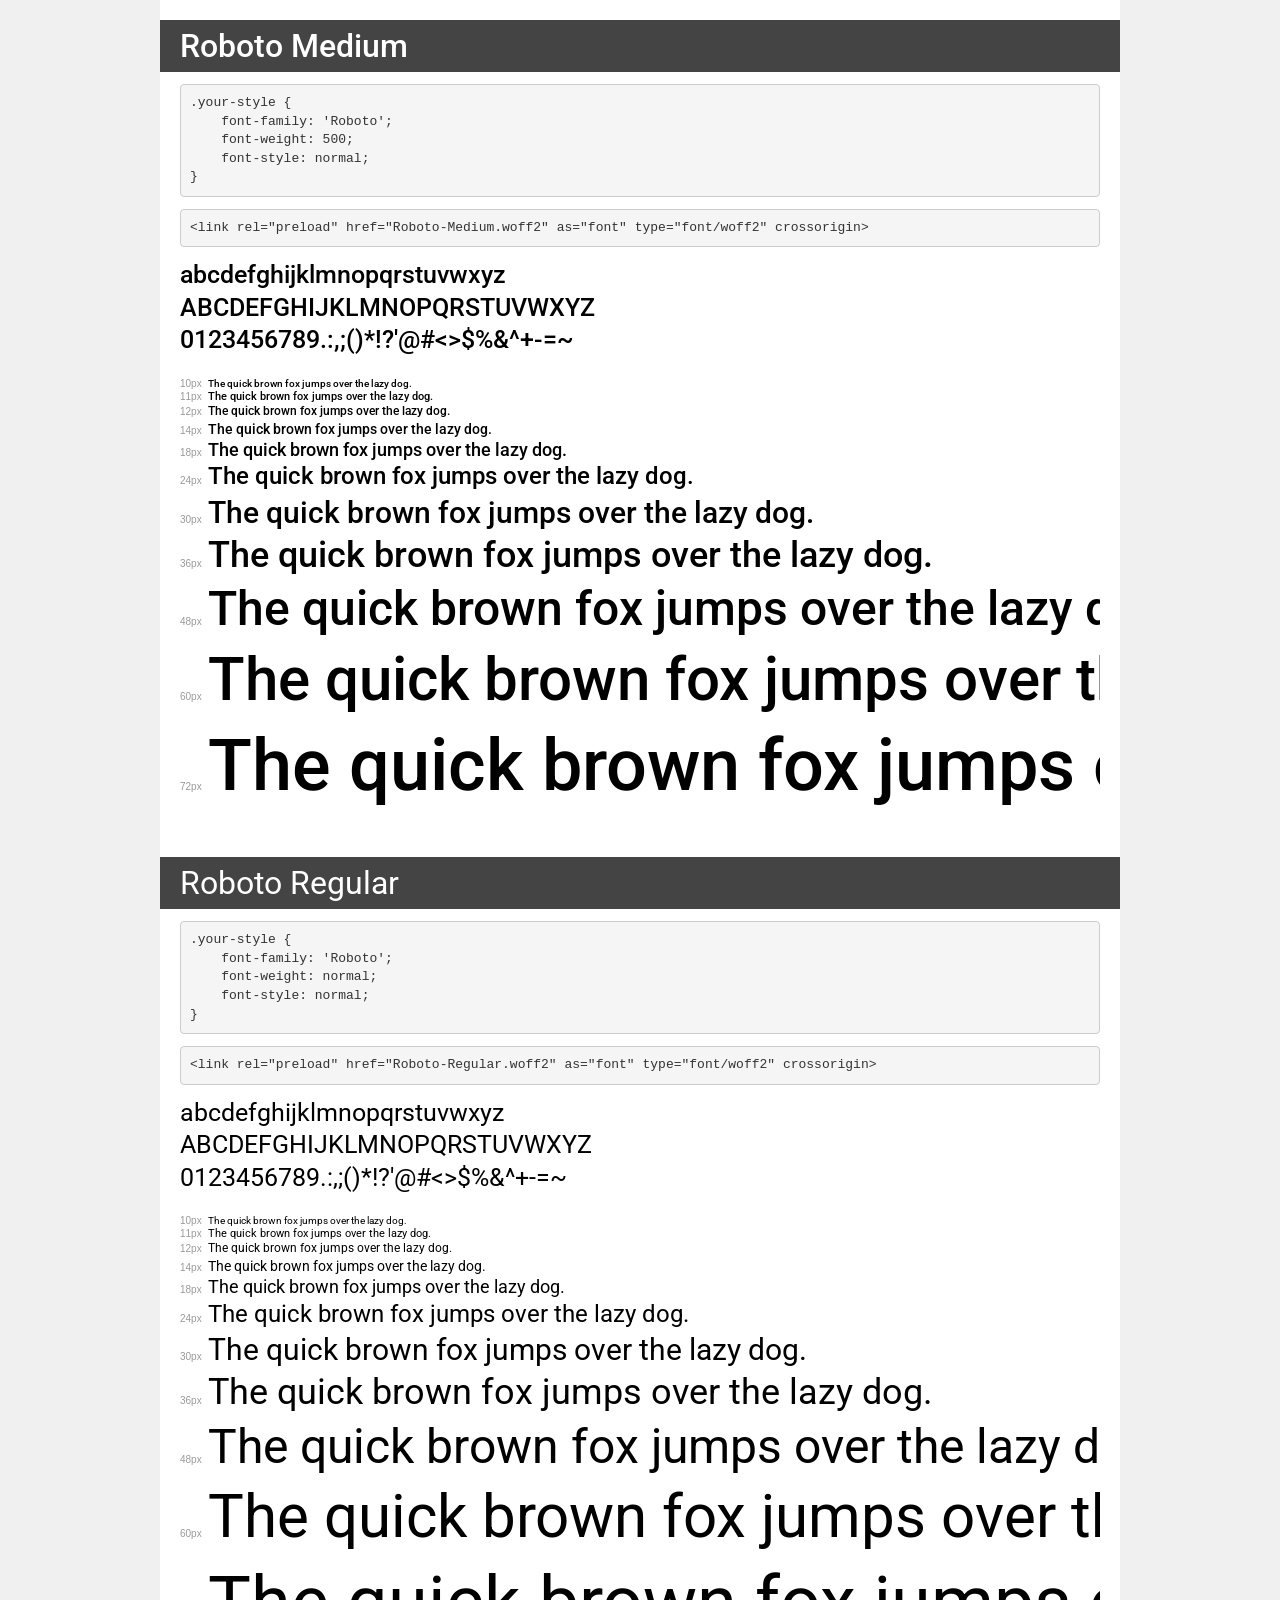
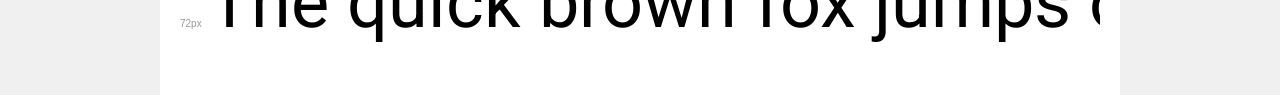
<file: fonts/demo.html>
<!DOCTYPE html>
<html lang="en">
<head>
    <meta charset="utf-8">
    <meta http-equiv="X-UA-Compatible" content="IE=edge">
    <meta name="viewport" content="width=device-width, initial-scale=1">
    <meta name="robots" content="noindex, noarchive">
    <meta name="format-detection" content="telephone=no">
    <title>Transfonter demo</title>
    <link href="stylesheet.css" rel="stylesheet">
    <style>
        /*
        http://meyerweb.com/eric/tools/css/reset/
        v2.0 | 20110126
        License: none (public domain)
        */
        html, body, div, span, applet, object, iframe,
        h1, h2, h3, h4, h5, h6, p, blockquote, pre,
        a, abbr, acronym, address, big, cite, code,
        del, dfn, em, img, ins, kbd, q, s, samp,
        small, strike, strong, sub, sup, tt, var,
        b, u, i, center,
        dl, dt, dd, ol, ul, li,
        fieldset, form, label, legend,
        table, caption, tbody, tfoot, thead, tr, th, td,
        article, aside, canvas, details, embed,
        figure, figcaption, footer, header, hgroup,
        menu, nav, output, ruby, section, summary,
        time, mark, audio, video {
            margin: 0;
            padding: 0;
            border: 0;
            font-size: 100%;
            font: inherit;
            vertical-align: baseline;
        }
        /* HTML5 display-role reset for older browsers */
        article, aside, details, figcaption, figure,
        footer, header, hgroup, menu, nav, section {
            display: block;
        }
        body {
            line-height: 1;
        }
        ol, ul {
            list-style: none;
        }
        blockquote, q {
            quotes: none;
        }
        blockquote:before, blockquote:after,
        q:before, q:after {
            content: '';
            content: none;
        }
        table {
            border-collapse: collapse;
            border-spacing: 0;
        }
        /* demo styles */
        body {
            background: #f0f0f0;
            color: #000;
        }
        .page {
            background: #fff;
            width: 920px;
            margin: 0 auto;
            padding: 20px 20px 0 20px;
            overflow: hidden;
        }
        .font-container {
            overflow-x: auto;
            overflow-y: hidden;
            margin-bottom: 40px;
            line-height: 1.3;
            white-space: nowrap;
            padding-bottom: 5px;
        }
        h1 {
            position: relative;
            background: #444;
            font-size: 32px;
            color: #fff;
            padding: 10px 20px;
            margin: 0 -20px 12px -20px;
        }
        .letters {
            font-size: 25px;
            margin-bottom: 20px;
        }
        .s10:before {
            content: '10px';
        }
        .s11:before {
            content: '11px';
        }
        .s12:before {
            content: '12px';
        }
        .s14:before {
            content: '14px';
        }
        .s18:before {
            content: '18px';
        }
        .s24:before {
            content: '24px';
        }
        .s30:before {
            content: '30px';
        }
        .s36:before {
            content: '36px';
        }
        .s48:before {
            content: '48px';
        }
        .s60:before {
            content: '60px';
        }
        .s72:before {
            content: '72px';
        }
        .s10:before, .s11:before, .s12:before, .s14:before,
        .s18:before, .s24:before, .s30:before, .s36:before,
        .s48:before, .s60:before, .s72:before {
            font-family: Arial, sans-serif;
            font-size: 10px;
            font-weight: normal;
            font-style: normal;
            color: #999;
            padding-right: 6px;
        }
        pre {
            display: block;
            padding: 9px;
            margin: 0 0 12px;
            font-family: Monaco, Menlo, Consolas, "Courier New", monospace;
            font-size: 13px;
            line-height: 1.428571429;
            color: #333;
            font-weight: normal;
            font-style: normal;
            background-color: #f5f5f5;
            border: 1px solid #ccc;
            overflow-x: auto;
            border-radius: 4px;
        }
        /* responsive */
        @media (max-width: 959px) {
            .page {
                width: auto;
                margin: 0;
            }
        }
    </style>
</head>
<body>
<div class="page">
    <div class="demo">
        <h1 style="font-family: 'Roboto'; font-weight: 500; font-style: normal;">Roboto Medium</h1>
        <pre title="Usage">.your-style {
    font-family: 'Roboto';
    font-weight: 500;
    font-style: normal;
}</pre>
        <pre title="Preload (optional)">
&lt;link rel=&quot;preload&quot; href=&quot;Roboto-Medium.woff2&quot; as=&quot;font&quot; type=&quot;font/woff2&quot; crossorigin&gt;</pre>
        <div class="font-container" style="font-family: 'Roboto'; font-weight: 500; font-style: normal;">
            <p class="letters">
                abcdefghijklmnopqrstuvwxyz<br>
ABCDEFGHIJKLMNOPQRSTUVWXYZ<br>
                0123456789.:,;()*!?'@#&lt;&gt;$%&^+-=~
            </p>
            <p class="s10" style="font-size: 10px;">The quick brown fox jumps over the lazy dog.</p>
            <p class="s11" style="font-size: 11px;">The quick brown fox jumps over the lazy dog.</p>
            <p class="s12" style="font-size: 12px;">The quick brown fox jumps over the lazy dog.</p>
            <p class="s14" style="font-size: 14px;">The quick brown fox jumps over the lazy dog.</p>
            <p class="s18" style="font-size: 18px;">The quick brown fox jumps over the lazy dog.</p>
            <p class="s24" style="font-size: 24px;">The quick brown fox jumps over the lazy dog.</p>
            <p class="s30" style="font-size: 30px;">The quick brown fox jumps over the lazy dog.</p>
            <p class="s36" style="font-size: 36px;">The quick brown fox jumps over the lazy dog.</p>
            <p class="s48" style="font-size: 48px;">The quick brown fox jumps over the lazy dog.</p>
            <p class="s60" style="font-size: 60px;">The quick brown fox jumps over the lazy dog.</p>
            <p class="s72" style="font-size: 72px;">The quick brown fox jumps over the lazy dog.</p>
        </div>
    </div>

    <div class="demo">
        <h1 style="font-family: 'Roboto'; font-weight: normal; font-style: normal;">Roboto Regular</h1>
        <pre title="Usage">.your-style {
    font-family: 'Roboto';
    font-weight: normal;
    font-style: normal;
}</pre>
        <pre title="Preload (optional)">
&lt;link rel=&quot;preload&quot; href=&quot;Roboto-Regular.woff2&quot; as=&quot;font&quot; type=&quot;font/woff2&quot; crossorigin&gt;</pre>
        <div class="font-container" style="font-family: 'Roboto'; font-weight: normal; font-style: normal;">
            <p class="letters">
                abcdefghijklmnopqrstuvwxyz<br>
ABCDEFGHIJKLMNOPQRSTUVWXYZ<br>
                0123456789.:,;()*!?'@#&lt;&gt;$%&^+-=~
            </p>
            <p class="s10" style="font-size: 10px;">The quick brown fox jumps over the lazy dog.</p>
            <p class="s11" style="font-size: 11px;">The quick brown fox jumps over the lazy dog.</p>
            <p class="s12" style="font-size: 12px;">The quick brown fox jumps over the lazy dog.</p>
            <p class="s14" style="font-size: 14px;">The quick brown fox jumps over the lazy dog.</p>
            <p class="s18" style="font-size: 18px;">The quick brown fox jumps over the lazy dog.</p>
            <p class="s24" style="font-size: 24px;">The quick brown fox jumps over the lazy dog.</p>
            <p class="s30" style="font-size: 30px;">The quick brown fox jumps over the lazy dog.</p>
            <p class="s36" style="font-size: 36px;">The quick brown fox jumps over the lazy dog.</p>
            <p class="s48" style="font-size: 48px;">The quick brown fox jumps over the lazy dog.</p>
            <p class="s60" style="font-size: 60px;">The quick brown fox jumps over the lazy dog.</p>
            <p class="s72" style="font-size: 72px;">The quick brown fox jumps over the lazy dog.</p>
        </div>
    </div>

</div>
</body>
</html>
</file>
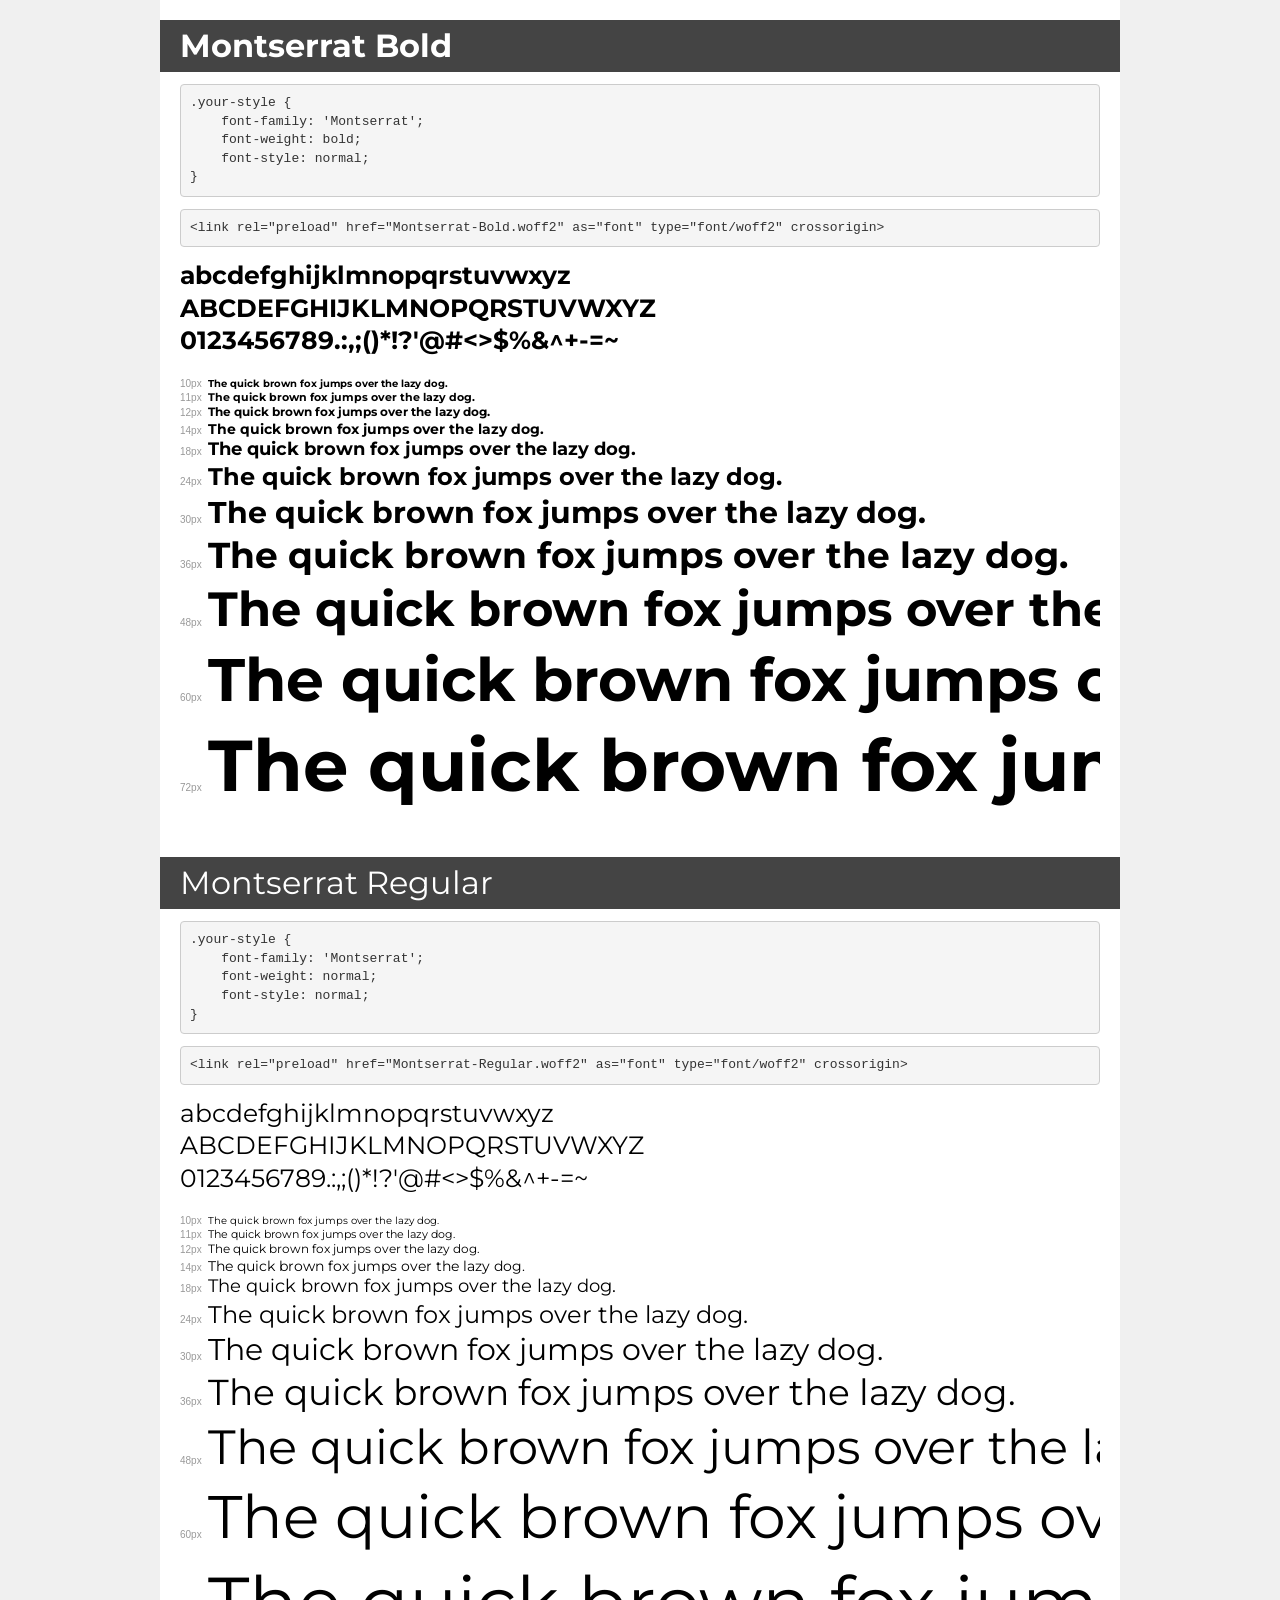
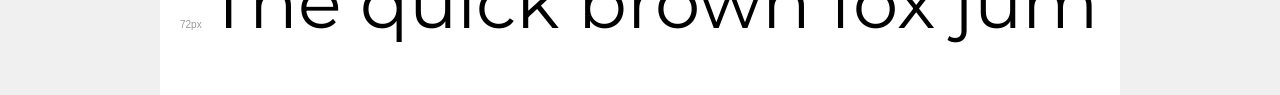
<file: Fonts_Montserrat/demo.html>
<!DOCTYPE html>
<html lang="en">
<head>
    <meta charset="utf-8">
    <meta http-equiv="X-UA-Compatible" content="IE=edge">
    <meta name="viewport" content="width=device-width, initial-scale=1">
    <meta name="robots" content="noindex, noarchive">
    <meta name="format-detection" content="telephone=no">
    <title>Transfonter demo</title>
    <link href="stylesheet.css" rel="stylesheet">
    <style>
        /*
        http://meyerweb.com/eric/tools/css/reset/
        v2.0 | 20110126
        License: none (public domain)
        */
        html, body, div, span, applet, object, iframe,
        h1, h2, h3, h4, h5, h6, p, blockquote, pre,
        a, abbr, acronym, address, big, cite, code,
        del, dfn, em, img, ins, kbd, q, s, samp,
        small, strike, strong, sub, sup, tt, var,
        b, u, i, center,
        dl, dt, dd, ol, ul, li,
        fieldset, form, label, legend,
        table, caption, tbody, tfoot, thead, tr, th, td,
        article, aside, canvas, details, embed,
        figure, figcaption, footer, header, hgroup,
        menu, nav, output, ruby, section, summary,
        time, mark, audio, video {
            margin: 0;
            padding: 0;
            border: 0;
            font-size: 100%;
            font: inherit;
            vertical-align: baseline;
        }
        /* HTML5 display-role reset for older browsers */
        article, aside, details, figcaption, figure,
        footer, header, hgroup, menu, nav, section {
            display: block;
        }
        body {
            line-height: 1;
        }
        ol, ul {
            list-style: none;
        }
        blockquote, q {
            quotes: none;
        }
        blockquote:before, blockquote:after,
        q:before, q:after {
            content: '';
            content: none;
        }
        table {
            border-collapse: collapse;
            border-spacing: 0;
        }
        /* demo styles */
        body {
            background: #f0f0f0;
            color: #000;
        }
        .page {
            background: #fff;
            width: 920px;
            margin: 0 auto;
            padding: 20px 20px 0 20px;
            overflow: hidden;
        }
        .font-container {
            overflow-x: auto;
            overflow-y: hidden;
            margin-bottom: 40px;
            line-height: 1.3;
            white-space: nowrap;
            padding-bottom: 5px;
        }
        h1 {
            position: relative;
            background: #444;
            font-size: 32px;
            color: #fff;
            padding: 10px 20px;
            margin: 0 -20px 12px -20px;
        }
        .letters {
            font-size: 25px;
            margin-bottom: 20px;
        }
        .s10:before {
            content: '10px';
        }
        .s11:before {
            content: '11px';
        }
        .s12:before {
            content: '12px';
        }
        .s14:before {
            content: '14px';
        }
        .s18:before {
            content: '18px';
        }
        .s24:before {
            content: '24px';
        }
        .s30:before {
            content: '30px';
        }
        .s36:before {
            content: '36px';
        }
        .s48:before {
            content: '48px';
        }
        .s60:before {
            content: '60px';
        }
        .s72:before {
            content: '72px';
        }
        .s10:before, .s11:before, .s12:before, .s14:before,
        .s18:before, .s24:before, .s30:before, .s36:before,
        .s48:before, .s60:before, .s72:before {
            font-family: Arial, sans-serif;
            font-size: 10px;
            font-weight: normal;
            font-style: normal;
            color: #999;
            padding-right: 6px;
        }
        pre {
            display: block;
            padding: 9px;
            margin: 0 0 12px;
            font-family: Monaco, Menlo, Consolas, "Courier New", monospace;
            font-size: 13px;
            line-height: 1.428571429;
            color: #333;
            font-weight: normal;
            font-style: normal;
            background-color: #f5f5f5;
            border: 1px solid #ccc;
            overflow-x: auto;
            border-radius: 4px;
        }
        /* responsive */
        @media (max-width: 959px) {
            .page {
                width: auto;
                margin: 0;
            }
        }
    </style>
</head>
<body>
<div class="page">
    <div class="demo">
        <h1 style="font-family: 'Montserrat'; font-weight: bold; font-style: normal;">Montserrat Bold</h1>
        <pre title="Usage">.your-style {
    font-family: 'Montserrat';
    font-weight: bold;
    font-style: normal;
}</pre>
        <pre title="Preload (optional)">
&lt;link rel=&quot;preload&quot; href=&quot;Montserrat-Bold.woff2&quot; as=&quot;font&quot; type=&quot;font/woff2&quot; crossorigin&gt;</pre>
        <div class="font-container" style="font-family: 'Montserrat'; font-weight: bold; font-style: normal;">
            <p class="letters">
                abcdefghijklmnopqrstuvwxyz<br>
ABCDEFGHIJKLMNOPQRSTUVWXYZ<br>
                0123456789.:,;()*!?'@#&lt;&gt;$%&^+-=~
            </p>
            <p class="s10" style="font-size: 10px;">The quick brown fox jumps over the lazy dog.</p>
            <p class="s11" style="font-size: 11px;">The quick brown fox jumps over the lazy dog.</p>
            <p class="s12" style="font-size: 12px;">The quick brown fox jumps over the lazy dog.</p>
            <p class="s14" style="font-size: 14px;">The quick brown fox jumps over the lazy dog.</p>
            <p class="s18" style="font-size: 18px;">The quick brown fox jumps over the lazy dog.</p>
            <p class="s24" style="font-size: 24px;">The quick brown fox jumps over the lazy dog.</p>
            <p class="s30" style="font-size: 30px;">The quick brown fox jumps over the lazy dog.</p>
            <p class="s36" style="font-size: 36px;">The quick brown fox jumps over the lazy dog.</p>
            <p class="s48" style="font-size: 48px;">The quick brown fox jumps over the lazy dog.</p>
            <p class="s60" style="font-size: 60px;">The quick brown fox jumps over the lazy dog.</p>
            <p class="s72" style="font-size: 72px;">The quick brown fox jumps over the lazy dog.</p>
        </div>
    </div>

    <div class="demo">
        <h1 style="font-family: 'Montserrat'; font-weight: normal; font-style: normal;">Montserrat Regular</h1>
        <pre title="Usage">.your-style {
    font-family: 'Montserrat';
    font-weight: normal;
    font-style: normal;
}</pre>
        <pre title="Preload (optional)">
&lt;link rel=&quot;preload&quot; href=&quot;Montserrat-Regular.woff2&quot; as=&quot;font&quot; type=&quot;font/woff2&quot; crossorigin&gt;</pre>
        <div class="font-container" style="font-family: 'Montserrat'; font-weight: normal; font-style: normal;">
            <p class="letters">
                abcdefghijklmnopqrstuvwxyz<br>
ABCDEFGHIJKLMNOPQRSTUVWXYZ<br>
                0123456789.:,;()*!?'@#&lt;&gt;$%&^+-=~
            </p>
            <p class="s10" style="font-size: 10px;">The quick brown fox jumps over the lazy dog.</p>
            <p class="s11" style="font-size: 11px;">The quick brown fox jumps over the lazy dog.</p>
            <p class="s12" style="font-size: 12px;">The quick brown fox jumps over the lazy dog.</p>
            <p class="s14" style="font-size: 14px;">The quick brown fox jumps over the lazy dog.</p>
            <p class="s18" style="font-size: 18px;">The quick brown fox jumps over the lazy dog.</p>
            <p class="s24" style="font-size: 24px;">The quick brown fox jumps over the lazy dog.</p>
            <p class="s30" style="font-size: 30px;">The quick brown fox jumps over the lazy dog.</p>
            <p class="s36" style="font-size: 36px;">The quick brown fox jumps over the lazy dog.</p>
            <p class="s48" style="font-size: 48px;">The quick brown fox jumps over the lazy dog.</p>
            <p class="s60" style="font-size: 60px;">The quick brown fox jumps over the lazy dog.</p>
            <p class="s72" style="font-size: 72px;">The quick brown fox jumps over the lazy dog.</p>
        </div>
    </div>

</div>
</body>
</html>
</file>
<file: fonts/stylesheet.css>
@font-face {
    font-family: 'Roboto';
    src: url('Roboto-Medium.woff2') format('woff2'),
        url('Roboto-Medium.woff') format('woff');
    font-weight: 500;
    font-style: normal;
    font-display: swap;
}

@font-face {
    font-family: 'Roboto';
    src: url('Roboto-Regular.woff2') format('woff2'),
        url('Roboto-Regular.woff') format('woff');
    font-weight: normal;
    font-style: normal;
    font-display: swap;
}
</file>
<file: Fonts_Montserrat/stylesheet.css>
@font-face {
    font-family: 'Montserrat';
    src: url('Montserrat-Bold.woff2') format('woff2'),
        url('Montserrat-Bold.woff') format('woff');
    font-weight: bold;
    font-style: normal;
    font-display: swap;
}

@font-face {
    font-family: 'Montserrat';
    src: url('Montserrat-Regular.woff2') format('woff2'),
        url('Montserrat-Regular.woff') format('woff');
    font-weight: normal;
    font-style: normal;
    font-display: swap;
}
</file>
